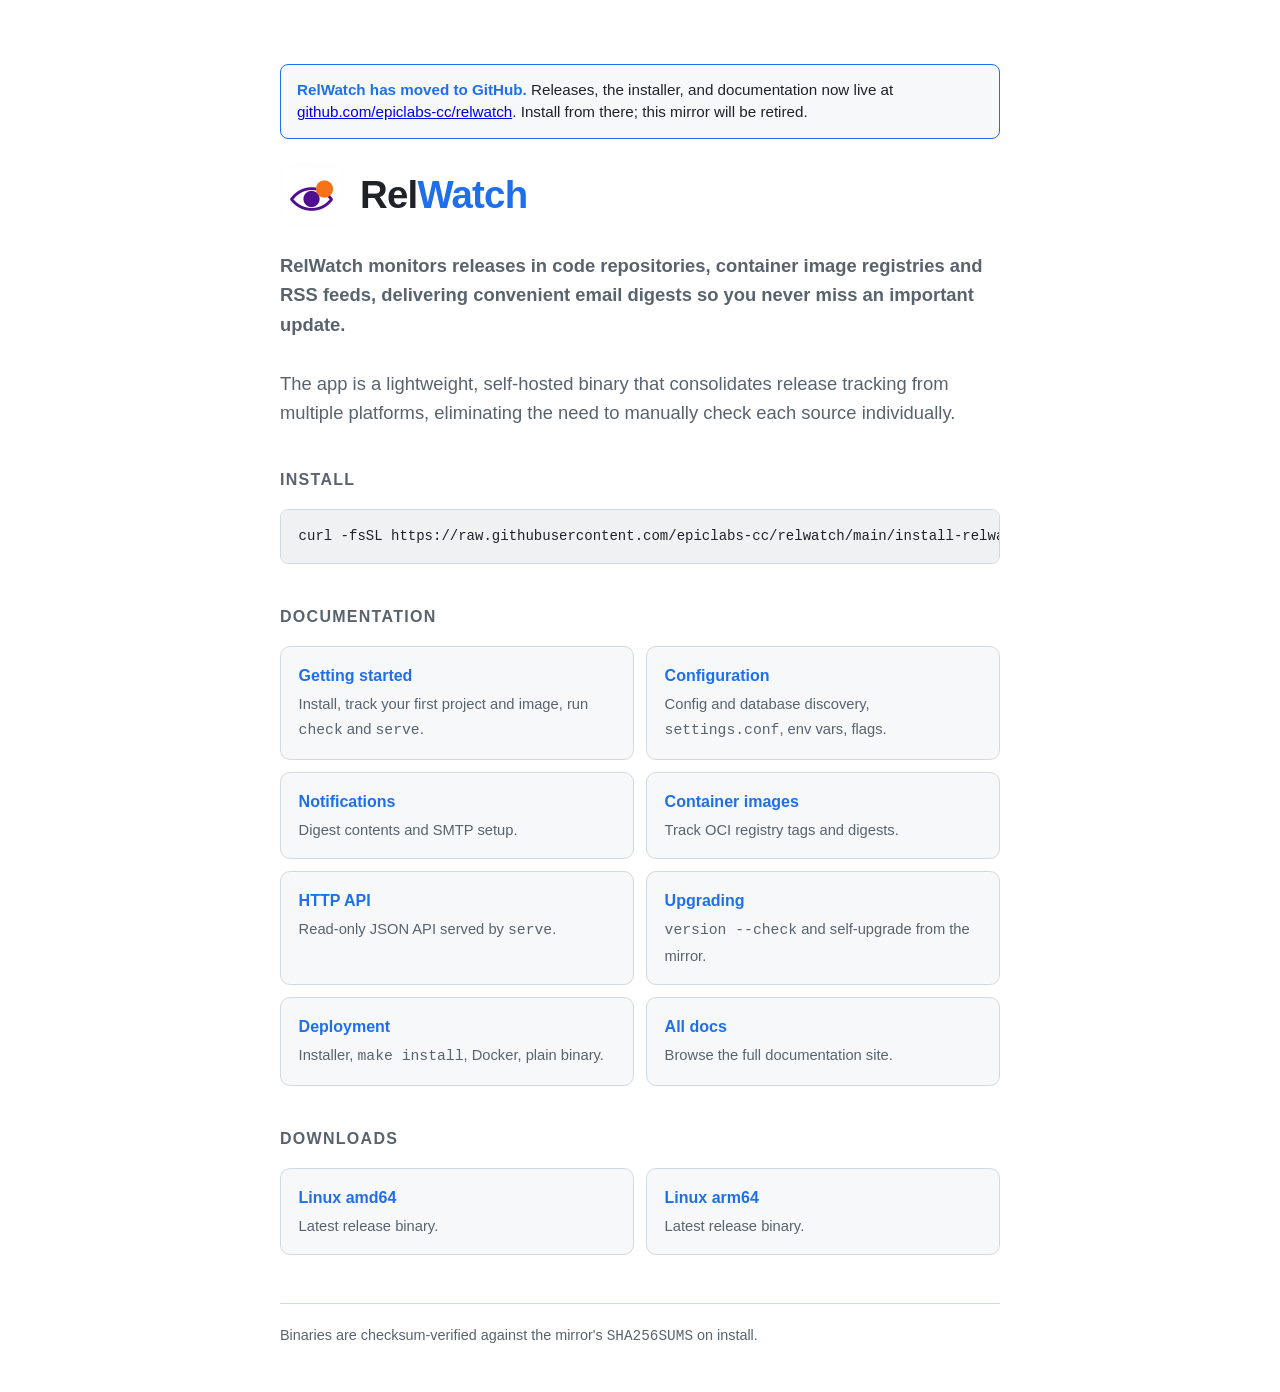
<file: docs-site/landing/index.html>
<!DOCTYPE html>
<html lang="en">
<head>
  <meta charset="utf-8">
  <meta name="viewport" content="width=device-width, initial-scale=1">
  <meta name="description" content="RelWatch monitors code repositories and container images for new releases and delivers convenient email digests.">
  <title>RelWatch — release notifications for your projects and images</title>
  <link rel="icon" type="image/jpeg" media="(prefers-color-scheme: light)" href="/docs/assets/logo-light.jpg">
  <link rel="icon" type="image/jpeg" media="(prefers-color-scheme: dark)" href="/docs/assets/logo-dark.jpg">
  <style>
    :root {
      --bg: #ffffff;
      --fg: #1f2328;
      --muted: #59636e;
      --card: #f6f8fa;
      --border: #d1d9e0;
      --accent: #1f6feb;
      --code-bg: #eff1f3;
    }
    @media (prefers-color-scheme: dark) {
      :root {
        --bg: #0d1117;
        --fg: #e6edf3;
        --muted: #9198a1;
        --card: #161b22;
        --border: #30363d;
        --accent: #4493f8;
        --code-bg: #161b22;
      }
    }
    * { box-sizing: border-box; }
    body {
      margin: 0;
      background: var(--bg);
      color: var(--fg);
      font: 16px/1.6 -apple-system, BlinkMacSystemFont, "Segoe UI", Helvetica, Arial, sans-serif;
    }
    main { max-width: 760px; margin: 0 auto; padding: 4rem 1.25rem 3rem; }
    .notice {
      border: 1px solid var(--accent); border-radius: 8px;
      background: var(--card); padding: .85rem 1rem; margin: 0 0 1.5rem;
      font-size: .95rem; line-height: 1.5;
    }
    .notice strong { color: var(--accent); }
    .brand { display: flex; align-items: center; gap: 1rem; margin: 0 0 1.5rem; }
    .brand img { width: 64px; height: 64px; border-radius: 12px; display: block; }
    .brand h1 { margin: 0; }
    h1 { font-size: 2.4rem; margin: 0 0 .25rem; letter-spacing: -0.02em; }
    h1 .mark { color: var(--accent); }
    p.lead { font-size: 1.15rem; color: var(--muted); margin: 0 0 2rem; }
    h2 { font-size: 1rem; text-transform: uppercase; letter-spacing: .08em; color: var(--muted); margin: 2.5rem 0 1rem; }
    pre {
      background: var(--code-bg);
      border: 1px solid var(--border);
      border-radius: 8px;
      padding: 1rem 1.1rem;
      overflow-x: auto;
      font: 14px/1.5 ui-monospace, SFMono-Regular, "SF Mono", Menlo, Consolas, monospace;
    }
    code { font-family: ui-monospace, SFMono-Regular, "SF Mono", Menlo, Consolas, monospace; }
    .links { display: grid; grid-template-columns: 1fr; gap: .75rem; }
    @media (min-width: 560px) { .links { grid-template-columns: 1fr 1fr; } }
    a.card {
      display: block; padding: 1rem 1.1rem; text-decoration: none;
      color: var(--fg); background: var(--card); border: 1px solid var(--border);
      border-radius: 10px; transition: border-color .15s ease;
    }
    a.card:hover { border-color: var(--accent); }
    a.card strong { display: block; color: var(--accent); margin-bottom: .15rem; }
    a.card span { color: var(--muted); font-size: .92rem; }
    footer { margin-top: 3rem; padding-top: 1.25rem; border-top: 1px solid var(--border); color: var(--muted); font-size: .9rem; }
    footer a { color: var(--accent); }
  </style>
</head>
<body>
  <main>
    <div class="notice">
      <strong>RelWatch has moved to GitHub.</strong>
      Releases, the installer, and documentation now live at
      <a href="https://github.com/epiclabs-cc/relwatch">github.com/epiclabs-cc/relwatch</a>.
      Install from there; this mirror will be retired.
    </div>
    <div class="brand">
      <picture>
        <source media="(prefers-color-scheme: dark)" srcset="/docs/assets/logo-dark.jpg">
        <img src="/docs/assets/logo-light.jpg" alt="RelWatch" width="64" height="64">
      </picture>
      <h1>Rel<span class="mark">Watch</span></h1>
    </div>
    <p class="lead"><strong>RelWatch monitors releases in code repositories, container image registries and RSS feeds, delivering convenient email digests so you never miss an important update.</strong><br><br>The app is a lightweight, self-hosted binary that consolidates release tracking from multiple platforms, eliminating the need to manually check each source individually.</p>

    <h2>Install</h2>
    <pre><code>curl -fsSL https://raw.githubusercontent.com/epiclabs-cc/relwatch/main/install-relwatch.sh | sudo bash</code></pre>

    <h2>Documentation</h2>
    <div class="links">
      <a class="card" href="/docs/getting-started.html"><strong>Getting started</strong><span>Install, track your first project and image, run <code>check</code> and <code>serve</code>.</span></a>
      <a class="card" href="/docs/configuration.html"><strong>Configuration</strong><span>Config and database discovery, <code>settings.conf</code>, env vars, flags.</span></a>
      <a class="card" href="/docs/notifications.html"><strong>Notifications</strong><span>Digest contents and SMTP setup.</span></a>
      <a class="card" href="/docs/registries.html"><strong>Container images</strong><span>Track OCI registry tags and digests.</span></a>
      <a class="card" href="/docs/api.html"><strong>HTTP API</strong><span>Read-only JSON API served by <code>serve</code>.</span></a>
      <a class="card" href="/docs/upgrade.html"><strong>Upgrading</strong><span><code>version --check</code> and self-upgrade from the mirror.</span></a>
      <a class="card" href="/docs/deployment.html"><strong>Deployment</strong><span>Installer, <code>make install</code>, Docker, plain binary.</span></a>
      <a class="card" href="/docs/"><strong>All docs</strong><span>Browse the full documentation site.</span></a>
    </div>

    <h2>Downloads</h2>
    <div class="links">
      <a class="card" href="/latest/relwatch-linux-amd64"><strong>Linux amd64</strong><span>Latest release binary.</span></a>
      <a class="card" href="/latest/relwatch-linux-arm64"><strong>Linux arm64</strong><span>Latest release binary.</span></a>
    </div>

    <footer>
      Binaries are checksum-verified against the mirror's
      <code>SHA256SUMS</code> on install.
    </footer>
  </main>
</body>
</html>
</file>
